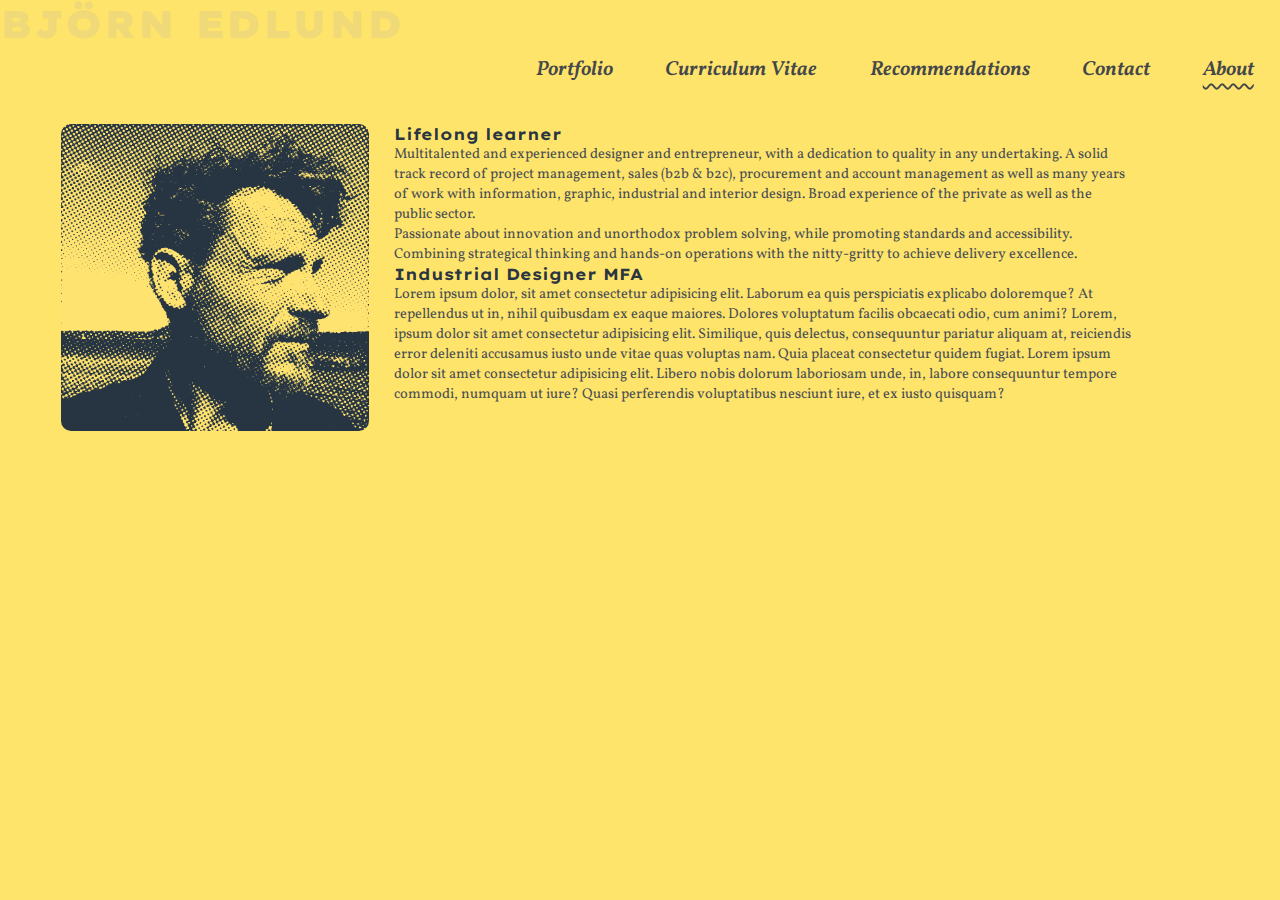
<file: index.html>
<!DOCTYPE html>
<html lang="en">
  <head>
    <link rel="stylesheet" href="css/style.css" />
    <meta charset="UTF-8" />
    <link rel="preconnect" href="https://fonts.googleapis.com" />
    <link rel="preconnect" href="https://fonts.gstatic.com" crossorigin />
    <link
      href="https://fonts.googleapis.com/css2?family=Lexend+Exa:wght@100;200;300;400;500;600;700;800;900&family=Montserrat:ital,wght@0,100;0,200;0,300;0,400;0,500;0,600;0,700;0,800;0,900;1,100;1,200;1,300;1,400;1,500;1,600;1,700;1,800;1,900&family=Vollkorn:ital,wght@0,400;0,500;0,600;0,700;0,800;0,900;1,400;1,500;1,600;1,700;1,800;1,900&display=swap"
      rel="stylesheet"
    />
    <title>ABOUT Björn Edlund</title>
  </head>
  <body>
    <div class="container about-container">
      <header class="header about-header">
        <h2 class="header__h1 about-header__h1">Björn Edlund</h2>
        <h3 class="smallmedia-headline">About</h3>
        <nav class="navbar about-navbar">
          <div class="navbar-foldout-container">
            <input
              class="navbar-menu__button"
              type="checkbox"
              role="”button”"
              tabindex="”0”"
              aria-expanded="false"
              aria-controls="menu"
              aria-label="Open the menu"
            />
            <menu class="navbar-menu about-navbar-menu">
              <li class="menu__item">
                <a class="menu__link" href="portfolio.html">Portfolio</a>
              </li>
              <li class="menu__item">
                <a class="menu__link" href="cv.html">Curriculum Vitae</a>
              </li>
              <li class="menu__item">
                <a class="menu__link" href="recommendations.html"
                  >Recommendations</a
                >
              </li>
              <li class="menu__item">
                <a class="menu__link" href="contact.html">Contact</a>
              </li>
              <li class="menu__item">
                <a class="menu__link menu__link_current" href="index.html"
                  >About</a
                >
              </li>
            </menu>
          </div>
        </nav>
      </header>
      <figure class="figure about-figure">
        <div class="hover-box">
          <img class="box__img" src="img/bjorn_ht-b.png" alt="Björn Edlund" />
          <img
            class="box__img_hover"
            src="img/bjorn_ht-b-colour.png"
            alt="Björn Edlund"
          />
        </div>
      </figure>
      <main class="main about-main" id="main-content">
        <section class="main-section about-main-section">
          <h4 class="main__h4 about-main-section__h4">Lifelong learner</h4>
          <p>
            Multitalented and experienced designer and entrepreneur, with a
            dedication to quality in any undertaking. A solid track record of
            project management, sales (b2b & b2c), procurement and account
            management as well as many years of work with information, graphic,
            industrial and interior design. Broad experience of the private as
            well as the public sector. <br />
            Passionate about innovation and unorthodox problem solving, while
            promoting standards and accessibility. Combining strategical
            thinking and hands-on operations with the nitty-gritty to achieve
            delivery excellence.
          </p>

          <h4 class="main__h4 about-main-section__h4">
            Industrial Designer MFA
          </h4>
          <p>
            Lorem ipsum dolor, sit amet consectetur adipisicing elit.
            <span>Laborum</span> ea quis perspiciatis explicabo doloremque? At
            repellendus ut in, nihil quibusdam ex eaque maiores. Dolores
            voluptatum facilis obcaecati odio, cum animi? Lorem, ipsum dolor sit
            amet consectetur adipisicing elit. Similique, quis delectus,
            consequuntur pariatur aliquam at, reiciendis error deleniti
            accusamus iusto unde vitae quas voluptas nam. Quia placeat
            consectetur quidem fugiat. Lorem ipsum dolor sit amet consectetur
            adipisicing elit. Libero nobis dolorum laboriosam unde, in, labore
            consequuntur tempore commodi, numquam ut iure? Quasi perferendis
            voluptatibus nesciunt iure, et ex iusto quisquam?
          </p>
        </section>
      </main>

      <footer class="footer about-footer"></footer>
    </div>
  </body>
</html>
</file>
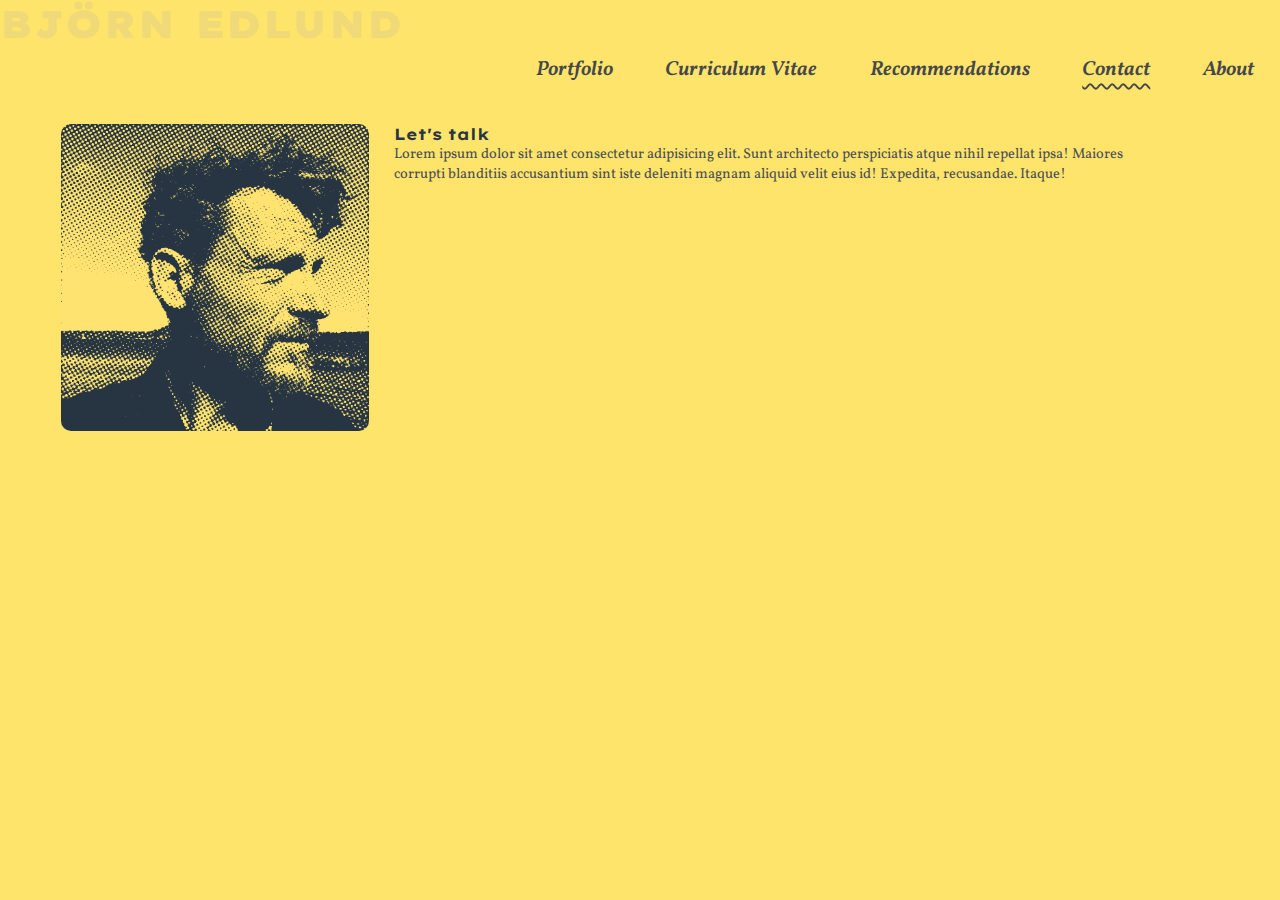
<file: contact.html>
<!DOCTYPE html>
<html lang="en">
  <head>
    <link rel="stylesheet" href="css/style.css" />
    <meta charset="UTF-8" />
    <link rel="preconnect" href="https://fonts.googleapis.com" />
    <link rel="preconnect" href="https://fonts.gstatic.com" crossorigin />
    <link
      href="https://fonts.googleapis.com/css2?family=Lexend+Exa:wght@100;200;300;400;500;600;700;800;900&family=Montserrat:ital,wght@0,100;0,200;0,300;0,400;0,500;0,600;0,700;0,800;0,900;1,100;1,200;1,300;1,400;1,500;1,600;1,700;1,800;1,900&family=Vollkorn:ital,wght@0,400;0,500;0,600;0,700;0,800;0,900;1,400;1,500;1,600;1,700;1,800;1,900&display=swap"
      rel="stylesheet"
    />
    <title>CONTACT Björn Edlund</title>
  </head>
  <body>
    <div class="container contact-container">
      <header class="header contact-header">
        <h1 class="header__h1 contact-header__h1">Björn Edlund</h1>
        <h3 class="smallmedia-headline">Contact</h3>
        <nav class="navbar contact-navbar">
          <div class="navbar-foldout-container">
            <input
              class="navbar-menu__button"
              type="checkbox"
              role="”button”"
              tabindex="”0”"
              aria-expanded="false"
              aria-controls="menu"
              aria-label="Open the menu"
            />
            <menu class="navbar-menu contact-navbar-menu">
              <li class="menu__item">
                <a class="menu__link" href="portfolio.html">Portfolio</a>
              </li>
              <li class="menu__item">
                <a class="menu__link" href="cv.html">Curriculum Vitae</a>
              </li>
              <li class="menu__item">
                <a class="menu__link" href="recommendations.html"
                  >Recommendations</a
                >
              </li>
              <li class="menu__item">
                <a class="menu__link menu__link_current" href="contact.html"
                  >Contact</a
                >
              </li>
              <li class="menu__item">
                <a class="menu__link" href="index.html">About</a>
              </li>
            </menu>
          </div>
        </nav>
      </header>
      <figure class="figure contact-figure">
        <div class="hover-box">
          <img class="box__img" src="img/bjorn_ht-b.png" alt="Björn Edlund" />
          <img
            class="box__img_hover"
            src="img/bjorn_ht-b-colour.png"
            alt="NASA image of Saturn"
          />
        </div>
      </figure>
      <!-- <img src="img/circ2.svg" alt="circles"> -->
      <main class="main contact-main" id="main-content">
        <section class="main-section contact-main-section">
          <h4 class="main__h4 contact-main-section__h4">Let's talk</h4>
          <p>
            Lorem ipsum dolor sit amet consectetur adipisicing elit. Sunt
            architecto perspiciatis atque nihil repellat ipsa! Maiores corrupti
            blanditiis accusantium sint iste deleniti magnam aliquid velit eius
            id! Expedita, recusandae. Itaque!
          </p>
          <!-- <p>
            No matter the size or complexity of your project, no matter how
            urgent or how ethereal your ideas; please don't hesitate to contact
            me. Every invention, every theory, every work of art or engineering
            started with a question. Not all will be easily answered, if ever.
            But the more you engage in them, the better you get at seeing the
            patterns and honoring the clues. etc blah blah
          </p> -->
        </section>
      </main>

      <footer class="footer contact-footer"></footer>
    </div>
  </body>
</html>
</file>
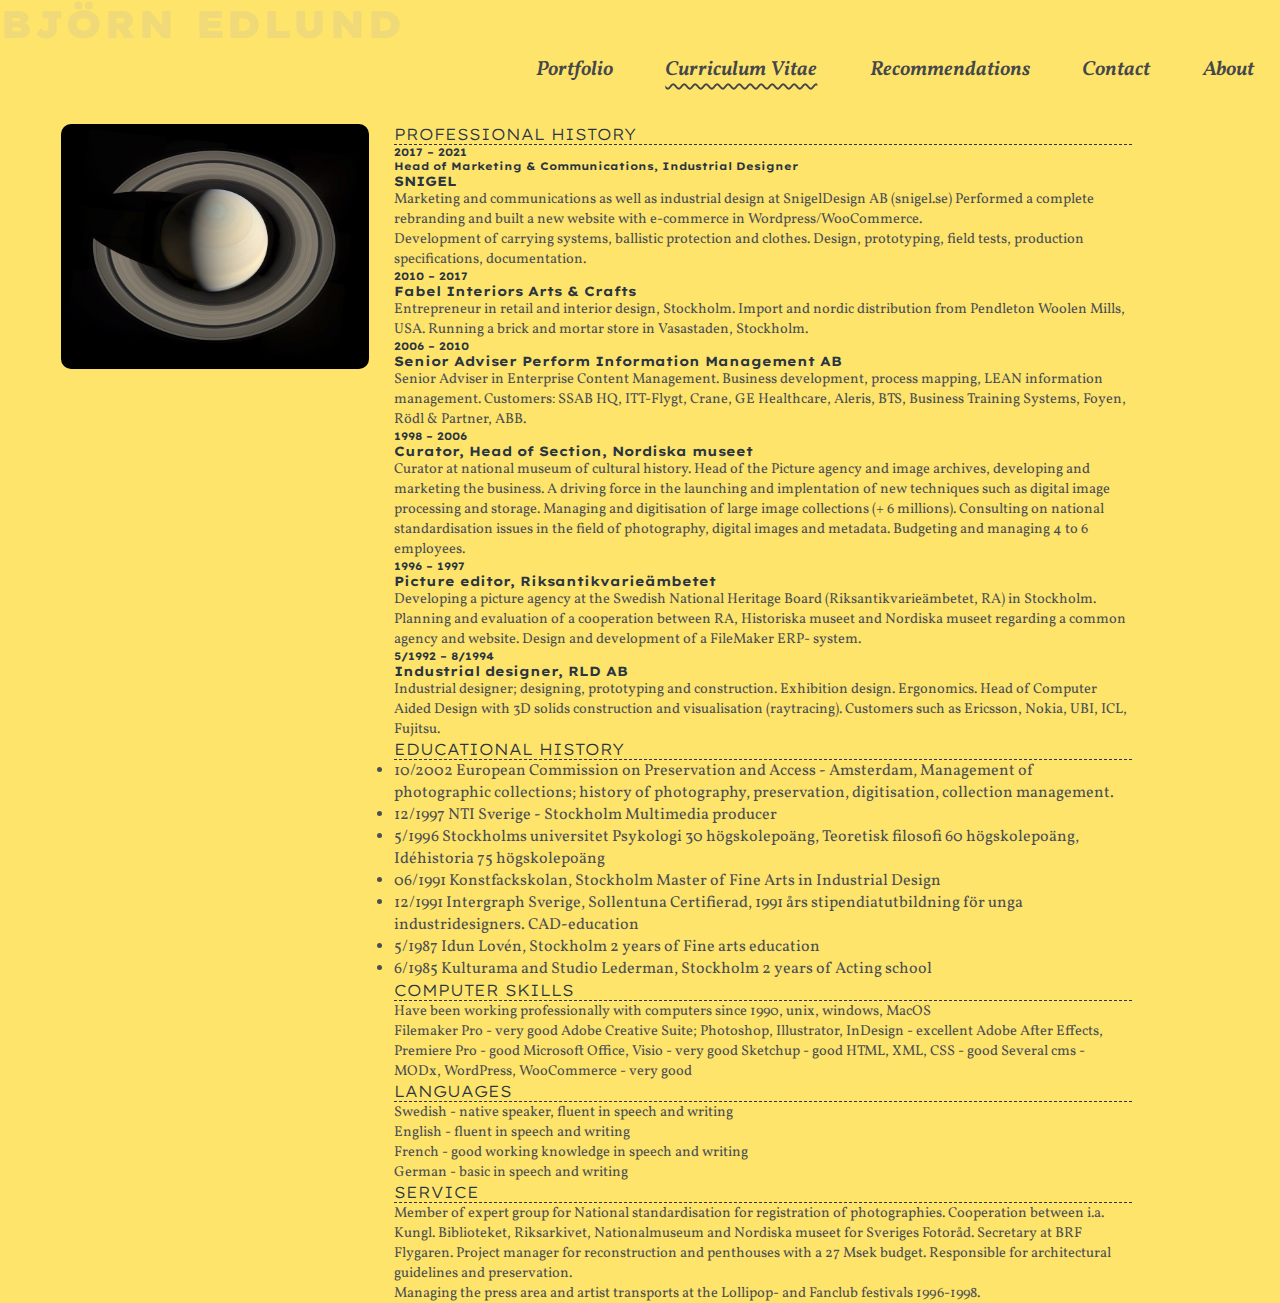
<file: cv.html>
<!DOCTYPE html>
<html lang="en">
  <head>
    <link rel="stylesheet" href="css/style.css" />
    <meta charset="UTF-8" />
    <link rel="preconnect" href="https://fonts.googleapis.com" />
    <link rel="preconnect" href="https://fonts.gstatic.com" crossorigin />
    <link
      href="https://fonts.googleapis.com/css2?family=Lexend+Exa:wght@100;200;300;400;500;600;700;800;900&family=Titillium+Web:ital,wght@0,200;0,300;0,400;0,600;0,700;0,900;1,200;1,300;1,400;1,600;1,700&family=Montserrat:ital,wght@0,100;0,200;0,300;0,400;0,500;0,600;0,700;0,800;0,900;1,100;1,200;1,300;1,400;1,500;1,600;1,700;1,800;1,900&family=Vollkorn:ital,wght@0,400;0,500;0,600;0,700;0,800;0,900;1,400;1,500;1,600;1,700;1,800;1,900&display=swap"
      rel="stylesheet"
    />

    <title>CV Björn Edlund</title>
  </head>
  <body>
    <div class="container cv-container">
      <header class="header cv-header">
        <h1 class="header__h1 cv-header__h1">Björn Edlund</h1>
        <h3 class="smallmedia-headline">Curriculum Vitae</h3>
        <nav class="navbar cv-navbar">
          <div class="navbar-foldout-container">
            <input
              class="navbar-menu__button"
              type="checkbox"
              role="”button”"
              tabindex="”0”"
              aria-expanded="false"
              aria-controls="menu"
              aria-label="Open the menu"
            />
            <menu class="navbar-menu cv-navbar-menu">
              <li class="menu__item">
                <a class="menu__link" href="portfolio.html">Portfolio</a>
              </li>
              <li class="menu__item">
                <a class="menu__link menu__link_current" href="cv.html"
                  >Curriculum Vitae</a
                >
              </li>
              <li class="menu__item">
                <a class="menu__link" href="recommendations.html"
                  >Recommendations</a
                >
              </li>
              <li class="menu__item">
                <a class="menu__link" href="contact.html">Contact</a>
              </li>
              <li class="menu__item">
                <a class="menu__link" href="index.html">About</a>
              </li>
            </menu>
          </div>
        </nav>
      </header>
      <figure class="figure cv-figure">
        <div class="hover-box">
          <img
            class="box__img"
            src="img/saturn20131017.jpg"
            alt="NASA image of Saturn"
          />
          <img
            class="box__img_hover"
            src="img/saturn20131017.jpg"
            alt="NASA image of Saturn"
          />
        </div>
      </figure>
      <main class="main cv-main" id="main-content">
        <section class="main-section cv-main-section">
          <h4 class="main__h4 cv-main-section__h4">PROFESSIONAL HISTORY</h4>
          <hr class="main-section__hr" />
          <p></p>
          <h6 class="cv-section-years__h6">2017 – 2021</h6>
          <h6 class="cv-section__h6">
            Head of Marketing & Communications, Industrial Designer
          </h6>
          <h5 class="cv-section__h5">SNIGEL</h5>
          <p>
            Marketing and communications as well as industrial design at
            SnigelDesign AB (snigel.se) Performed a complete rebranding and
            built a new website with e-commerce in Wordpress/WooCommerce.
          </p>
          <p>
            Development of carrying systems, ballistic protection and clothes.
            Design, prototyping, field tests, production specifications,
            documentation.
          </p>

          <h6 class="cv-section-years__h6">2010 – 2017</h6>
          <h5 class="cv-section__h5">Fabel Interiors Arts & Crafts</h5>
          <p>
            Entrepreneur in retail and interior design, Stockholm. Import and
            nordic distribution from Pendleton Woolen Mills, USA. Running a
            brick and mortar store in Vasastaden, Stockholm.
          </p>

          <h6 class="cv-section-years__h6">2006 – 2010</h6>

          <h5 class="cv-section__h5">
            Senior Adviser Perform Information Management AB
          </h5>
          <p>
            Senior Adviser in Enterprise Content Management. Business
            development, process mapping, LEAN information management.
            Customers: SSAB HQ, ITT-Flygt, Crane, GE Healthcare, Aleris, BTS,
            Business Training Systems, Foyen, Rödl & Partner, ABB.
          </p>

          <h6 class="cv-section-years__h6">1998 – 2006</h6>

          <h5 class="cv-section__h5">
            Curator, Head of Section, Nordiska museet
          </h5>
          <p>
            Curator at national museum of cultural history. Head of the Picture
            agency and image archives, developing and marketing the business. A
            driving force in the launching and implentation of new techniques
            such as digital image processing and storage. Managing and
            digitisation of large image collections (+ 6 millions). Consulting
            on national standardisation issues in the field of photography,
            digital images and metadata. Budgeting and managing 4 to 6
            employees.
          </p>

          <h6 class="cv-section-years__h6">1996 – 1997</h6>
          <h5 class="cv-section__h5">Picture editor, Riksantikvarieämbetet</h5>
          <p>
            Developing a picture agency at the Swedish National Heritage Board
            (Riksantikvarieämbetet, RA) in Stockholm. Planning and evaluation of
            a cooperation between RA, Historiska museet and Nordiska museet
            regarding a common agency and website. Design and development of a
            FileMaker ERP- system.
          </p>

          <h6 class="cv-section-years__h6">5/1992 – 8/1994</h6>
          <h5 class="cv-section__h5">Industrial designer, RLD AB</h5>
          <p>
            Industrial designer; designing, prototyping and construction.
            Exhibition design. Ergonomics. Head of Computer Aided Design with 3D
            solids construction and visualisation (raytracing). Customers such
            as Ericsson, Nokia, UBI, ICL, Fujitsu.
          </p>

          <h4 class="main__h4 cv-main-section__h4">EDUCATIONAL HISTORY</h4>
          <hr class="main-section__hr" />
          <ul class="cv-education__ul">
            <li class="cv__li">
              10/2002 European Commission on Preservation and Access -
              Amsterdam, Management of photographic collections; history of
              photography, preservation, digitisation, collection management.
            </li>
            <li class="cv__li">
              12/1997 NTI Sverige - Stockholm Multimedia producer
            </li>
            <li class="cv__li">
              5/1996 Stockholms universitet Psykologi 30 högskolepoäng,
              Teoretisk filosofi 60 högskolepoäng, Idéhistoria 75 högskolepoäng
            </li>
            <li class="cv__li">
              06/1991 Konstfackskolan, Stockholm Master of Fine Arts in
              Industrial Design
            </li>
            <li class="cv__li">
              12/1991 Intergraph Sverige, Sollentuna Certifierad, 1991 års
              stipendiatutbildning för unga industridesigners. CAD-education
            </li>
            <li class="cv__li">
              5/1987 Idun Lovén, Stockholm 2 years of Fine arts education
            </li>
            <li class="cv__li">
              6/1985 Kulturama and Studio Lederman, Stockholm 2 years of Acting
              school
            </li>
          </ul>

          <h4 class="main__h4 cv-main-section__h4">COMPUTER SKILLS</h4>
          <hr class="main-section__hr" />
          <p>
            Have been working professionally with computers since 1990, unix,
            windows, MacOS
          </p>
          <p>
            Filemaker Pro - very good Adobe Creative Suite; Photoshop,
            Illustrator, InDesign - excellent Adobe After Effects, Premiere Pro
            - good Microsoft Office, Visio - very good Sketchup - good HTML,
            XML, CSS - good Several cms - MODx, WordPress, WooCommerce - very
            good
          </p>

          <h4 class="main__h4 cv-main-section__h4">LANGUAGES</h4>
          <hr class="main-section__hr" />
          <p>
            Swedish - native speaker, fluent in speech and writing <br />
            English - fluent in speech and writing <br />
            French - good working knowledge in speech and writing <br />
            German - basic in speech and writing <br />
          </p>

          <h4 class="main__h4 cv-main-section__h4">SERVICE</h4>
          <hr class="main-section__hr" />
          <p>
            Member of expert group for National standardisation for registration
            of photographies. Cooperation between i.a. Kungl. Biblioteket,
            Riksarkivet, Nationalmuseum and Nordiska museet for Sveriges
            Fotoråd. Secretary at BRF Flygaren. Project manager for
            reconstruction and penthouses with a 27 Msek budget. Responsible for
            architectural guidelines and preservation.
          </p>
          <p>
            Managing the press area and artist transports at the Lollipop- and
            Fanclub festivals 1996-1998.
          </p>
        </section>
      </main>

      <!-- <img src="img/circ2.svg" alt="circles"> -->

      <!-- <footer class="footer cv-footer">
        <p>
          Lorem ipsum dolor sit amet, consectetur adipisicing elit. At, facilis
          totam. Sapiente maxime ea quam labore nihil recusandae, earum
          inventore incidunt harum debitis totam quo illum ipsam, explicabo
          possimus qui?
        </p>
      </footer> -->
    </div>
  </body>
</html>
</file>
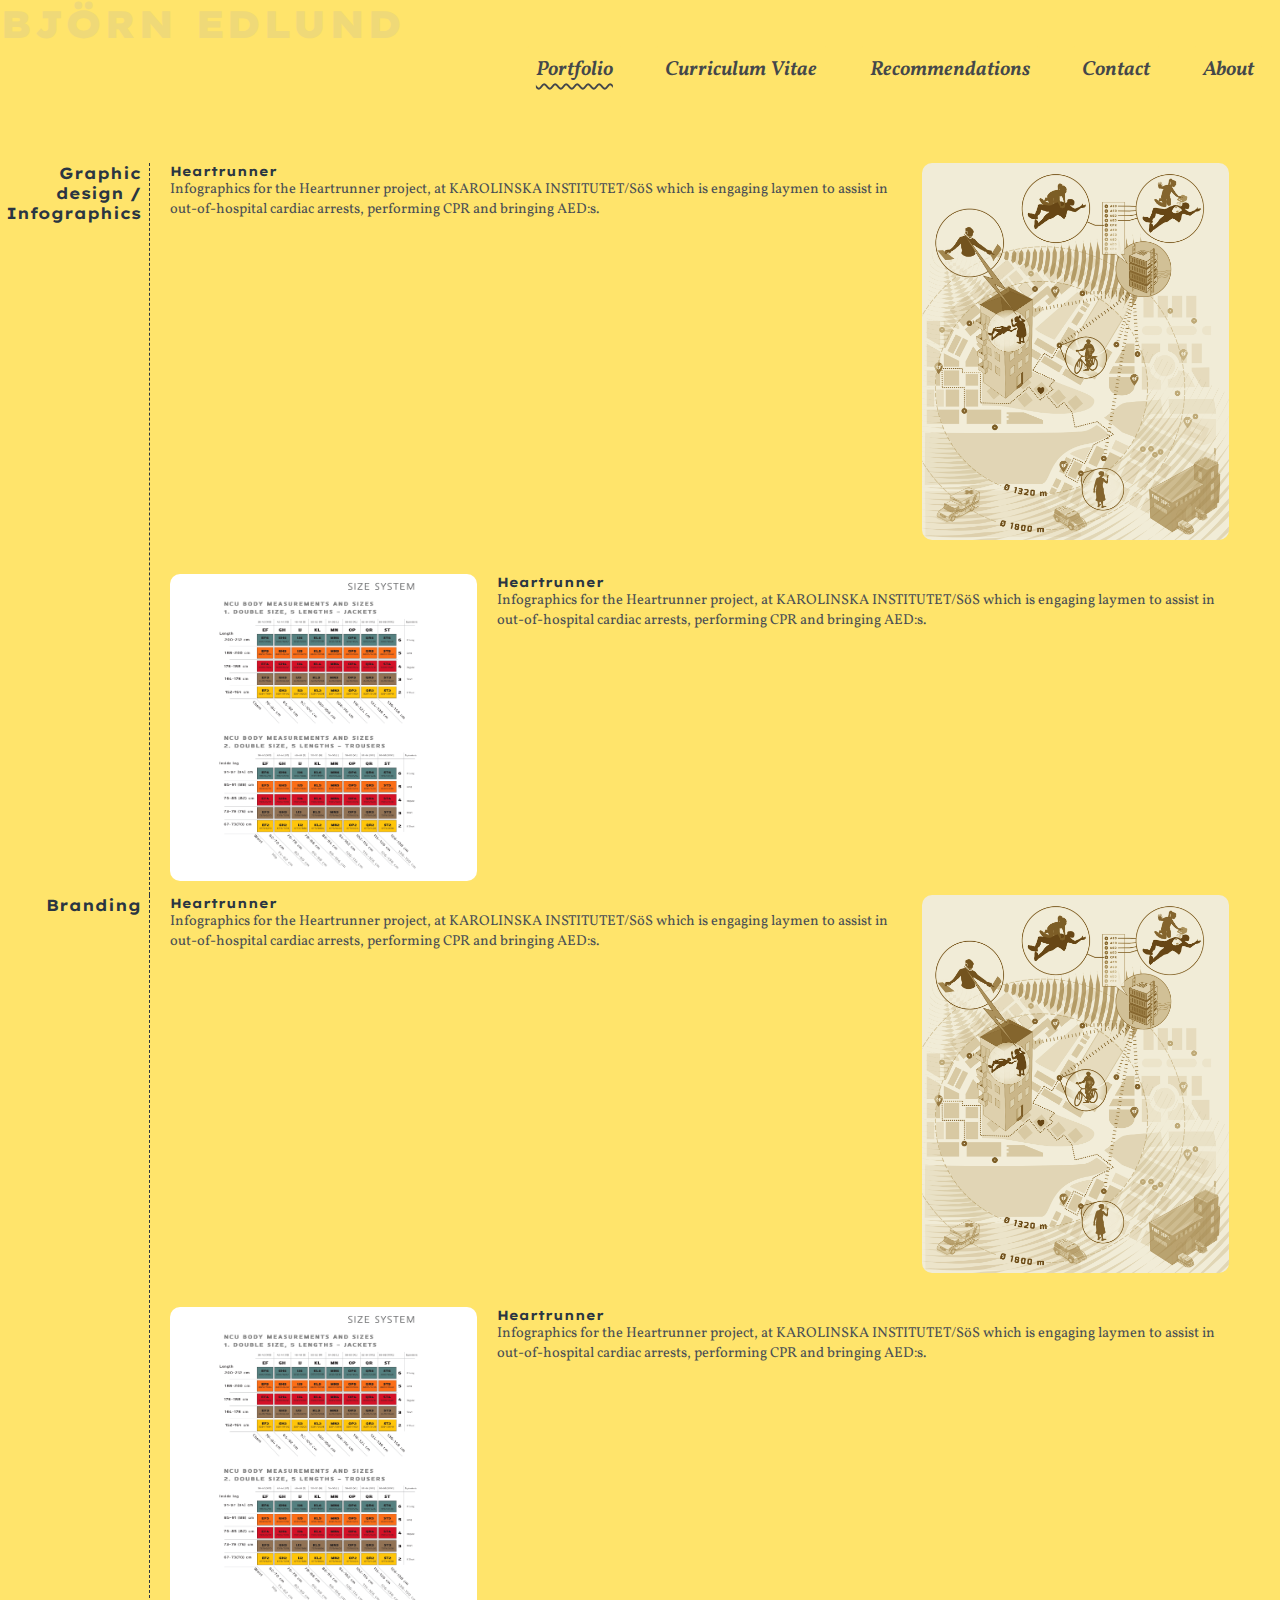
<file: portfolio.html>
<!DOCTYPE html>
<html lang="en">
  <head>
    <link rel="stylesheet" href="css/style.css" />
    <meta charset="UTF-8" />
    <link rel="preconnect" href="https://fonts.googleapis.com" />
    <link rel="preconnect" href="https://fonts.gstatic.com" crossorigin />
    <link
      href="https://fonts.googleapis.com/css2?family=Lexend+Exa:wght@100;200;300;400;500;600;700;800;900&family=Montserrat:ital,wght@0,100;0,200;0,300;0,400;0,500;0,600;0,700;0,800;0,900;1,100;1,200;1,300;1,400;1,500;1,600;1,700;1,800;1,900&family=Vollkorn:ital,wght@0,400;0,500;0,600;0,700;0,800;0,900;1,400;1,500;1,600;1,700;1,800;1,900&display=swap"
      rel="stylesheet"
    />
    <title>PORTFOLIO Björn Edlund</title>
  </head>
  <body>
    <div class="container portfolio-container">
      <header class="header portfolio-header">
        <h1 class="header__h1 portfolio-header__h1">Björn Edlund</h1>
        <h3 class="smallmedia-headline">Portfolio</h3>
        <nav class="navbar portfolio-navbar">
          <div class="navbar-foldout-container">
            <input
              class="navbar-menu__button"
              type="checkbox"
              role="”button”"
              tabindex="”0”"
              aria-expanded="false"
              aria-controls="menu"
              aria-label="Open the menu"
            />
            <menu class="navbar-menu portfolio-navbar-menu">
              <li class="menu__item">
                <a class="menu__link menu__link_current" href="portfolio.html"
                  >Portfolio</a
                >
              </li>
              <li class="menu__item">
                <a class="menu__link" href="cv.html">Curriculum Vitae</a>
              </li>
              <li class="menu__item">
                <a class="menu__link" href="recommendations.html"
                  >Recommendations</a
                >
              </li>
              <li class="menu__item">
                <a class="menu__link" href="contact.html">Contact</a>
              </li>
              <li class="menu__item">
                <a class="menu__link" href="index.html">About</a>
              </li>
            </menu>
          </div>
        </nav>
      </header>
      <div class="wrapper">
        <main class="main portfolio-main" id="main-content">
          <section class="main-section portfolio-main-section">
            <header class="portfolio-section-header">
              <h4 class="section__h4 portfolio-section__h4">
                Graphic design / Infographics
              </h4>
            </header>

            <div class="portfolio-articles">
              <article class="portfolio-main-article_odd">
                <figure>
                  <div class="hover-box">
                    <img
                      class="box__img"
                      src="img/Hrunner-state2_v-sepia.png"
                      alt="Heartrunner infographics"
                    />
                    <img
                      class="box__img_hover"
                      src="img/Hrunner-state2_v4.png"
                      alt="Heartrunner infographics"
                    />
                  </div>
                </figure>

                <div>
                  <h5>Heartrunner</h5>
                  <p>
                    Infographics for the Heartrunner project, at KAROLINSKA
                    INSTITUTET/SöS which is engaging laymen to assist in
                    out-of-hospital cardiac arrests, performing CPR and bringing
                    AED:s.
                  </p>
                </div>
              </article>
              <article class="portfolio-main-article_even">
                <figure>
                  <div class="hover-box">
                    <img
                      class="box__img"
                      src="img/NCU_measures.png"
                      alt="Heartrunner infographics"
                    />
                    <img
                      class="box__img_hover"
                      src="img/NCU_measures.png "
                      alt="Heartrunner infographics"
                    />
                  </div>
                </figure>
                <div>
                  <h5>Heartrunner</h5>
                  <p>
                    Infographics for the Heartrunner project, at KAROLINSKA
                    INSTITUTET/SöS which is engaging laymen to assist in
                    out-of-hospital cardiac arrests, performing CPR and bringing
                    AED:s.
                  </p>
                </div>
              </article>
            </div>
          </section>
          <section class="main-section portfolio-main-section">
            <header class="portfolio-section-header">
              <h4 class="section__h4 portfolio-section__h4">Branding</h4>
            </header>

            <div class="portfolio-articles">
              <article class="portfolio-main-article_odd">
                <figure>
                  <div class="hover-box">
                    <img
                      class="box__img"
                      src="img/Hrunner-state2_v-sepia.png"
                      alt="Heartrunner infographics"
                    />
                    <img
                      class="box__img_hover"
                      src="img/Hrunner-state2_v4.png"
                      alt="Heartrunner infographics"
                    />
                  </div>
                </figure>

                <div>
                  <h5>Heartrunner</h5>
                  <p>
                    Infographics for the Heartrunner project, at KAROLINSKA
                    INSTITUTET/SöS which is engaging laymen to assist in
                    out-of-hospital cardiac arrests, performing CPR and bringing
                    AED:s.
                  </p>
                </div>
              </article>
              <article class="portfolio-main-article_even">
                <figure>
                  <div class="hover-box">
                    <img
                      class="box__img"
                      src="img/NCU_measures.png"
                      alt="Heartrunner infographics"
                    />
                    <img
                      class="box__img_hover"
                      src="img/NCU_measures.png "
                      alt="Heartrunner infographics"
                    />
                  </div>
                </figure>
                <div>
                  <h5>Heartrunner</h5>
                  <p>
                    Infographics for the Heartrunner project, at KAROLINSKA
                    INSTITUTET/SöS which is engaging laymen to assist in
                    out-of-hospital cardiac arrests, performing CPR and bringing
                    AED:s.
                  </p>
                </div>
              </article>
            </div>
          </section>
          <!-- </div> -->
          <!-- 
        <h4 class="section__h4 portfolio-section__h4">Branding</h4>
        ERA <br />
        Perform <br />
        Waterfront <br />
        Fabel <br />
        Hoffmans <br />
        Snigel <br />
        Kilen <br />

        <h4 class="section__h4 portfolio-section__h4">industrial design</h4>
        <p>
          RAÄ <br />
          Atlet <br />
          ABB Robotics <br />
          Ultraljud <br />
          Sandvik Hand Tools <br />
          Fujitsu <br />
          UBI <br />
          Ericsson (AXE-N) <br />
          Ericsson MD <br />
          SNIGEL <br />
        </p>

        <h4 class="section__h4 portfolio-section__h4">Databases and Archives</h4>
        <p>
          Era/RAÄ <br />
          TILDE <br />
          …? <br />
        </p>

        <h4 class="section__h4 portfolio-section__h4">Standards Metadata</h4>
        <p>
          Dataelementkatalogen <br />
          ITT Flygt XML-DITA <br />
        </p>
        <h4 class="section__h4 portfolio-section__h4">Information Management</h4>
        <p>
          LEAN <br />
          Agile <br />
        </p>

        <h4 class="section__h4 portfolio-section__h4">Architecture</h4>
        <p>
          Flygaren <br />
          Steninge <br />
          Skaftö <br />
          Kilen <br />
          Norskt golv <br />
          Marmorlunden <br />
        </p>
        <h4 class="section__h4 portfolio-section__h4">Web</h4> -->
          <!-- </section> -->
        </main>
      </div>
      <!-- <footer class="footer portfolio-footer"></footer> -->
    </div>
  </body>
</html>
</file>
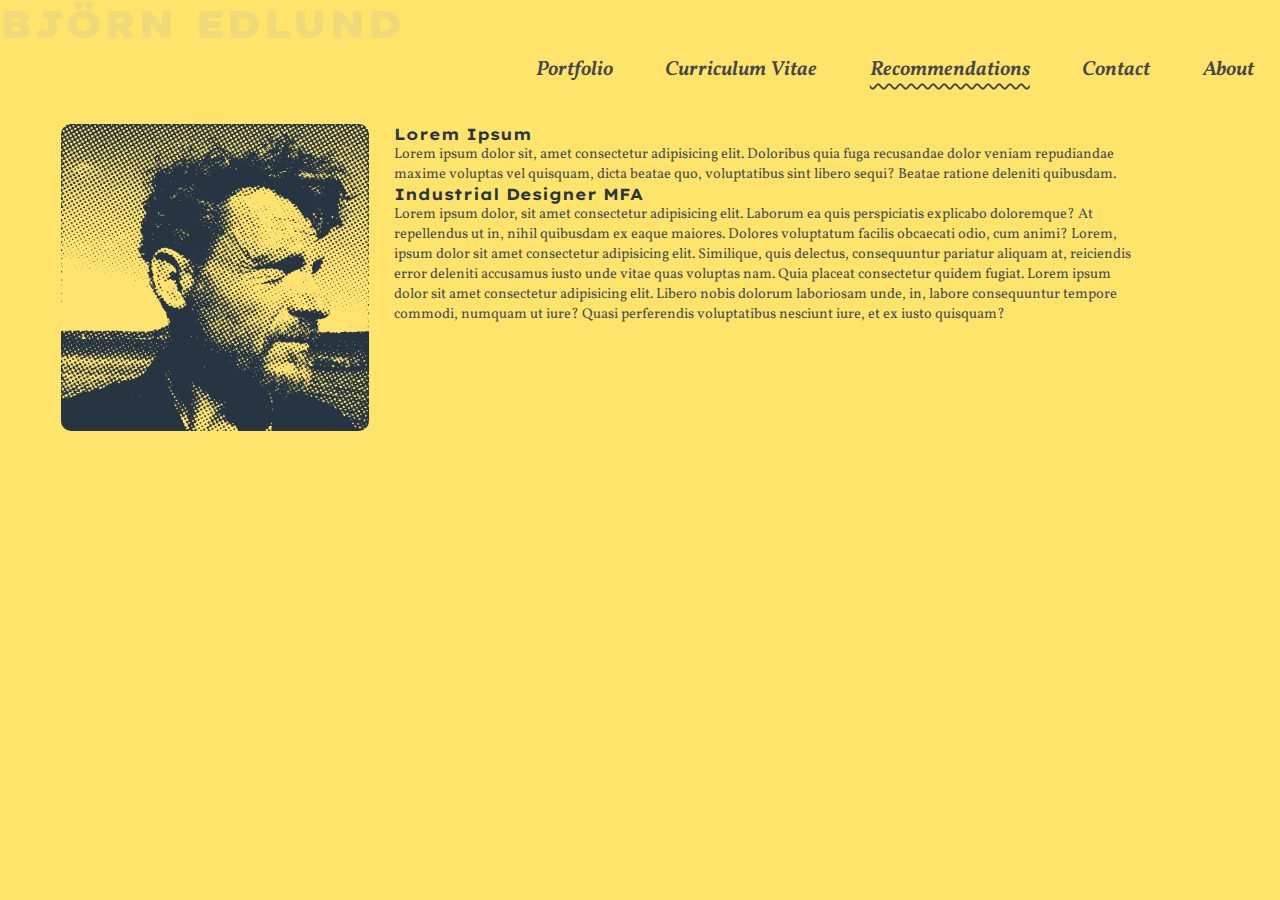
<file: recommendations.html>
<!DOCTYPE html>
<html lang="en">
  <head>
    <link rel="stylesheet" href="css/style.css" />
    <meta charset="UTF-8" />
    <link rel="preconnect" href="https://fonts.googleapis.com" />
    <link rel="preconnect" href="https://fonts.gstatic.com" crossorigin />
    <link
      href="https://fonts.googleapis.com/css2?family=Lexend+Exa:wght@100;200;300;400;500;600;700;800;900&family=Montserrat:ital,wght@0,100;0,200;0,300;0,400;0,500;0,600;0,700;0,800;0,900;1,100;1,200;1,300;1,400;1,500;1,600;1,700;1,800;1,900&family=Vollkorn:ital,wght@0,400;0,500;0,600;0,700;0,800;0,900;1,400;1,500;1,600;1,700;1,800;1,900&display=swap"
      rel="stylesheet"
    />
    <title>RECOMMENDATIONS Björn Edlund</title>
  </head>
  <body>
    <div class="container recs-container">
      <header class="header recs-header">
        <h1 class="header__h1 recs-header__h1">Björn Edlund</h1>
        <h3 class="smallmedia-headline">Recommendations</h3>

        <nav class="navbar recs-navbar">
          <div class="navbar-foldout-container">
            <input
              class="navbar-menu__button"
              type="checkbox"
              role="”button”"
              tabindex="”0”"
              aria-expanded="false"
              aria-controls="menu"
              aria-label="Open the menu"
            />
            <menu class="navbar-menu recs-navbar-menu">
              <li class="menu__item">
                <a class="menu__link" href="portfolio.html">Portfolio</a>
              </li>
              <li class="menu__item">
                <a class="menu__link" href="cv.html">Curriculum Vitae</a>
              </li>
              <li class="menu__item">
                <a
                  class="menu__link menu__link_current"
                  href="recommendations.html"
                  >Recommendations</a
                >
              </li>
              <li class="menu__item">
                <a class="menu__link" href="contact.html">Contact</a>
              </li>
              <li class="menu__item">
                <a class="menu__link" href="index.html">About</a>
              </li>
            </menu>
          </div>
        </nav>
      </header>
      <figure class="figure recs-figure">
        <div class="hover-box">
          <img class="box__img" src="img/bjorn_ht-b.png" alt="Björn Edlund" />
          <img
            class="box__img_hover"
            src="img/bjorn_ht-b-colour.png"
            alt="NASA image of Saturn"
          />
        </div>
      </figure>
      <!-- <img src="img/circ2.svg" alt="circles"> -->
      <main class="main recs-main" id="main-content">
        <section class="main-section recs-main-section">
          <h4 class="main__h4 recs-main-section__h4">Lorem Ipsum</h4>
          <p>
            Lorem ipsum dolor sit, amet consectetur adipisicing elit. Doloribus
            quia fuga recusandae dolor veniam repudiandae maxime voluptas vel
            quisquam, dicta beatae quo, voluptatibus sint libero sequi? Beatae
            ratione deleniti quibusdam.
          </p>

          <h4 class="main__h4 recs-main-section__h4">
            Industrial Designer MFA
          </h4>
          <p>
            Lorem ipsum dolor, sit amet consectetur adipisicing elit.
            <span>Laborum</span> ea quis perspiciatis explicabo doloremque? At
            repellendus ut in, nihil quibusdam ex eaque maiores. Dolores
            voluptatum facilis obcaecati odio, cum animi? Lorem, ipsum dolor sit
            amet consectetur adipisicing elit. Similique, quis delectus,
            consequuntur pariatur aliquam at, reiciendis error deleniti
            accusamus iusto unde vitae quas voluptas nam. Quia placeat
            consectetur quidem fugiat. Lorem ipsum dolor sit amet consectetur
            adipisicing elit. Libero nobis dolorum laboriosam unde, in, labore
            consequuntur tempore commodi, numquam ut iure? Quasi perferendis
            voluptatibus nesciunt iure, et ex iusto quisquam?
          </p>
        </section>
      </main>

      <footer class="footer recs-footer"></footer>
    </div>
  </body>
</html>
</file>
<file: css/style.css>
/*-------------------*\
  #GLOBAL SETTINGS
\*-------------------*/

*,
*::before,
*::after {
  box-sizing: border-box;
  margin: 0;
  padding: 0;
  cursor: pointer;
}

body {
  font-family: "Vollkorn", Georgia, Times, "Times New Roman", serif;
  color: #4a4f54;
  background-color: #ffe46b;

  /* background-image: url(../img/circ2_a.svg);
    background-repeat: no-repeat;
    background-size: auto 120vh; */
}

p {
  font-size: clamp(0.7rem, 0.9rem, 1.3rem);
}

h1,
h2,
h3,
h4,
h5,
h6 {
  color: #2a3542;
  font-family: "Lexend Exa", "Montserrat", Verdana, Geneva, Tahoma, sans-serif;
}
/* h4 {
  font-size: clamp(1rem, 1.4rem, 1.6rem);
}
h5 {
  font-size: clamp(1rem, 1.1rem, 1.5rem);
} */

hr {
  border: 0;
  border-bottom: 1px dashed #2a3542;
}

/* to honour "/n"-style line breaks from json files*/
.myList > * p {
  white-space: pre;
}

/*-------------------*\
  #ANIMATED LOADER
\*-------------------*/

.lds-ellipsis {
  display: inline-block;
  position: relative;
  width: 80px;
  height: 80px;
}
.lds-ellipsis div {
  position: absolute;
  top: 73px;
  width: 7px;
  height: 7px;
  border-radius: 50%;
  background: #000000;
  animation-timing-function: cubic-bezier(0, 1, 1, 0);
}
.lds-ellipsis div:nth-child(1) {
  left: 8px;
  animation: lds-ellipsis1 0.6s infinite;
}
.lds-ellipsis div:nth-child(2) {
  left: 8px;
  animation: lds-ellipsis2 0.6s infinite;
}
.lds-ellipsis div:nth-child(3) {
  left: 32px;
  animation: lds-ellipsis2 0.6s infinite;
}
.lds-ellipsis div:nth-child(4) {
  left: 56px;
  animation: lds-ellipsis3 0.6s infinite;
}
@keyframes lds-ellipsis1 {
  0% {
    transform: scale(0);
  }
  100% {
    transform: scale(1);
  }
}
@keyframes lds-ellipsis3 {
  0% {
    transform: scale(1);
  }
  100% {
    transform: scale(0);
  }
}
@keyframes lds-ellipsis2 {
  0% {
    transform: translate(0, 0);
  }
  100% {
    transform: translate(24px, 0);
  }
}

/*-------------------*\
  #PAGE CONTAINERS
\*-------------------*/

.about-container,
.container {
  display: grid;
  gap: 2vw;
  grid-template-columns: 3fr 6fr 1fr;
  grid-template-rows: 98px 70vh 1fr;
}

.portfolio-container {
  display: grid;
  gap: 0.8em;
  grid-template-columns: auto 1fr 2fr 1fr auto;
  grid-template-rows: 150px auto;
}

/* wrapper to help main area from disappearing under sticky header when in flex display  */

/*-------------------*\
  #HEADERS
\*-------------------*/

.about-header,
.header {
  grid-column: 1 / 4;
  grid-row: 1 / 2;
  position: sticky;
  top: 0;
  height: 8vw;
  width: 100%;
  z-index: 200;
}

.about-header__h1,
.header__h1 {
  color: #efd978;
  font-size: clamp(3vw, 2.4rem, 7vw);
  font-weight: 900;
  text-transform: uppercase;
  letter-spacing: 0.05em;
  background-color: rgb(255, 228, 107);
}

/* headline when navbar menu is collapsed in e.g. mobile */
.smallmedia-headline {
  display: none;
}
/****** PORTFOLIO ******/
.portfolio-header {
  grid-column: 1 / 6;
}

.portfolio-header__h1 {
}

/*-------------------*\
  #NAVIGATION
\*-------------------*/

.navbar,
.about-navbar {
  padding: 0 0 0 25px;
  display: flex;
  justify-content: flex-end;
  background-color: #ffe46b;
}

.navbar-menu,
.about-navbar-menu {
  display: flex;
  flex-wrap: wrap;
  justify-content: flex-end;
  list-style: none;
  line-height: 0.8em;
}

.menu__item {
  text-align: right;
  /* padding-left: .5em; */
  padding: 0 1em 0.5em 1em;

  /* background-color: lightsalmon; */
}

.menu__link {
  color: #44474a;
  /* vw units for graceful shrinking */
  font-size: clamp(1rem, 1.6vw, 1.7vw);
  font-weight: 600;
  font-style: italic;
  text-decoration: none;
  padding: 0.5em;
  line-height: 2.2em;
  background: #ffe46b;
  cursor: pointer;
  border-radius: 5px;
  box-shadow: 0px 0px 0px 0px #44474a;
  transition: box-shadow 0.2s linear;
  /* margin: 0.5em; */
}

/* hover and active effects on links in menu */
.menu__link:hover {
  box-shadow: 0px 0px 3px 3px #44474a;
}

.menu__link:active {
  color: #f32525;
}

/* disabling these hover and active effects on link serving as the current page title */
.menu__link_current:hover {
  box-shadow: none;
}

.menu__link_current:active {
  color: currentColor;
}

/* styling the link serving as the current page title */
.menu__link_current {
  text-decoration: underline;
  text-decoration-style: wavy;
  text-decoration-thickness: 0.1em;
  text-underline-offset: 0.4em;
}

/*-------------------*\
  #FOLD OUT MENU SMALL SCREENS
\*-------------------*/
/* hamburger menu following Temani Afif on https://codepen.io/t_afif/pen/yLpWBrz */

.navbar-menu__button {
  --s: 5px; /* control the hamburger size */
  border: none;
  background: none;
  padding: 0;
  margin: calc(2 * var(--s)) 0;
  cursor: pointer;
  height: var(--s);
  aspect-ratio: 5/1;
  border-radius: 100px;
  display: inline-block;
  position: relative;
  transition: 0.5s;
  box-shadow: 0 calc(2 * var(--s)) 0 #000, 0 calc(-2 * var(--s)) 0 #000;
  -webkit-appearance: none;
  -moz-appearance: none;
  appearance: none;
}
.navbar-menu__button:before,
.navbar-menu__button:after {
  content: "";
  position: absolute;
  inset: calc(-2 * var(--s)) 0;
  transition: 0.4s;
  background: radial-gradient(farthest-side, #000 98%, #0000) 0 / var(--s)
      var(--s) repeat-x,
    linear-gradient(#000 0 0) 50% / calc(100% - var(--s)) var(--s) no-repeat;
}

.navbar-menu__button:focus-visible {
  outline: none;
}

.navbar-menu__button:focus-visible::before {
  outline: 1px solid;
  outline-offset: 5px;
}

.navbar-menu__button:hover {
  box-shadow: 0 calc(1.6 * var(--s)) 0 #000, 0 calc(-1.6 * var(--s)) 0 #000;
}

.navbar-menu__button:checked {
  box-shadow: 0 calc(6 * var(--s)) 0 #0000, 0 calc(-6 * var(--s)) 0 #0000;
}

.navbar-menu__button:checked::before,
.navbar-menu__button:checked::after {
  transform: rotate(45deg);
  transition: 0.6s 0.1s;
}

.navbar-menu__button:checked::after {
  transform: rotate(-45deg);
}

/* hide while on wider @media */
.navbar-menu__button {
  display: none;
}

/*-------------------*\
  #FIGURE
\*-------------------*/

.about-figure,
.figure {
  grid-column: 1 / 2;
  grid-row: 2 / 3;
  justify-self: end; /* justifies the figure- within the grid area - to the right, adjacent to the main section  */
  /* padding-top: 3em; */
  /* background-color:blueviolet; */
}

.hover-box {
  position: relative;
  width: clamp(16vw, 24vw, 80vw);
  /* width: 300px; */
  display: inline-block;
  overflow: hidden;
}

.box__img,
.box__img_hover {
  width: 100%;
  border-radius: 10px;
}

.box__img {
  transition: all linear 0.4s;
}

.box__img_hover {
  position: absolute;
  top: 0;
  left: 0;
  opacity: 0;
  transition: all linear 0.4s;
}

.hover-box:hover img {
  opacity: 0;
}

.hover-box:hover img.box__img_hover {
  opacity: 1;
}

/*-------------------*\
  #MAINS
\*-------------------*/

.main {
  grid-column: 2 / 3;
  /* padding: 2em; */
}

/****** CV ******/
.cv-main-section__h4 {
  font-weight: 300;
  /* font-style: italic; */
}

/****** PORTFOLIO ******/
.portfolio-main-section {
  display: grid;
  grid-template-columns: 150px auto;
  gap: 20px;
}

.portfolio-section-header {
  /* width: 180px; */
  text-align: right;
  border-right: #2a3542 dashed 1px;
  padding: 0 8px 0 0;
}

.portfolio-articles {
  display: flex;
  flex-direction: column;
  gap: 20px;
}

.portfolio-main-article_odd {
  display: flex;
  flex-direction: row-reverse;
  gap: 20px;
}

.portfolio-main-article_even {
  display: flex;
  flex-direction: row;
  gap: 20px;
}
/*-------------------*\
  #FOOTER   
\*-------------------*/

.footer {
  grid-column: 1 / 4;
  grid-row: 3 / 4;
  min-height: 100px;
  bottom: 0;
  position: fixed;
  background-color: cadetblue;
}

/*-------------------*\
  #MEDIA QUERIES
\*-------------------*/

@media screen and (max-width: 767px) {
  /* LAYOUT IN MOBILE */

  .about-container,
  .container {
    /* gap: 0.8em;
    grid-template-columns: 1fr 2fr;
    grid-auto-rows: auto; */
    display: flex;
    flex-direction: column;
  }

  /* FIGURE IN MOBILE */

  .about-figure,
  .figure {
    display: flex;
    flex-direction: column;
  }

  .hover-box {
    align-self: center;
  }

  /* .about-figure__img,
  .cv-figure__img,
  .portfolio-figure__img {
    width: clamp(80px, 40vw, 600px);
  } */

  /* .about-figure-section,
  .figure-section {
    display: flex;
    justify-content: center;
  } */

  /* MAIN IN MOBILE */

  .main {
    grid-column: 1 / 3;
    grid-row: 3 / 4;
    justify-self: center;
  }

  .about-main-section,
  .main-section {
    padding: 0 5vw;
  }

  .main-section-block {
    flex-direction: column;
    align-content: center;
  }

  .footer {
    grid-column: 1 / 4;
    grid-row: 4 / 5;
    min-height: 4em;
    /* background-color: cadetblue; */
  }

  /****** PORTFOLIO-MAIN IN MOBILE ******/
  .wrapper {
    padding-top: 24vw;
  }

  .portfolio-main-section {
    display: flex;
    flex-direction: column;
    align-items: center;
  }

  .portfolio-section-header {
    /* width: 180px; */
    text-align: center;
    border-right: none;
    padding: 0 0 8px 0;
    border-bottom: #2a3542 dashed 1px;
  }

  .portfolio-articles {
    /* display: flex; */
    flex-direction: column;
    align-items: center;
    gap: 20px;
  }

  .portfolio-main-article_odd {
    /* display: flex; */
    flex-direction: column;
    align-items: center;
    gap: 20px;
  }

  .portfolio-main-article_even {
    /* display: flex; */
    flex-direction: column;
    align-items: center;
    gap: 20px;
  }

  /* .portfolio-main {
    grid-column: 2 / 5;
    gap: 0.8em;
    grid-template-columns: repeat(10, 1fr);
  }

  .portfolio-section-header {
    grid-column: 1/3;
  }

  .portfolio-main-project_odd {
    grid-column: 3/7;
  }

  .portfolio-figure_odd {
    grid-column: 7/10;
    justify-self: center;
  }

  .portfolio-figure_even {
    grid-column: 3/6;
    justify-self: center;
  }

  .portfolio-main-project_even {
    grid-column: 6/10;
  } */

  /* NAVIGATION IN MOBILE */

  .smallmedia-headline {
    margin: 0 auto;
    text-align: center;
    display: block;
    height: 2em;
    background: #ffe46b;
  }

  .navbar-foldout-container {
    border-radius: 10px;
    background-color: rgb(240, 255, 255, 0.9);
  }

  .navbar-foldout-container:has(input:not(:checked)) {
    background-color: #0000;
  }

  .navbar-menu__button {
    margin-left: auto;
  }

  .navbar-menu {
    display: none;
  }

  .navbar,
  .navbar-menu__button {
    display: grid;
    /* z-index: 3; */
    background-color: rgba(0, 0, 0, 0);
  }

  .navbar-menu__button {
    margin-right: 5px;
  }

  .navbar-menu__button:checked + menu {
    display: flex;
    position: sticky;
    flex-direction: column;
    padding: 40px;
    margin: 0;
    gap: 20px;
  }

  .menu__link {
    display: flex;
    flex-direction: column;
    padding: 0.08em 0.5em;
    /* margin: 0.1em 0.2em; */
    line-height: 2;
    box-shadow: 0px 0px 0px 0px #44474a;
    transition: box-shadow 0.2s linear;
    background: transparent;
  }

  .menu__link:hover {
    box-shadow: 0px 0px 3px 3px;
  }

  .menu__link_current:hover {
    box-shadow: none;
  }

  .menu__link_current:active {
    color: currentColor;
  }

  .menu__link_current {
    text-underline-offset: 0.2em;
  }
}
</file>
